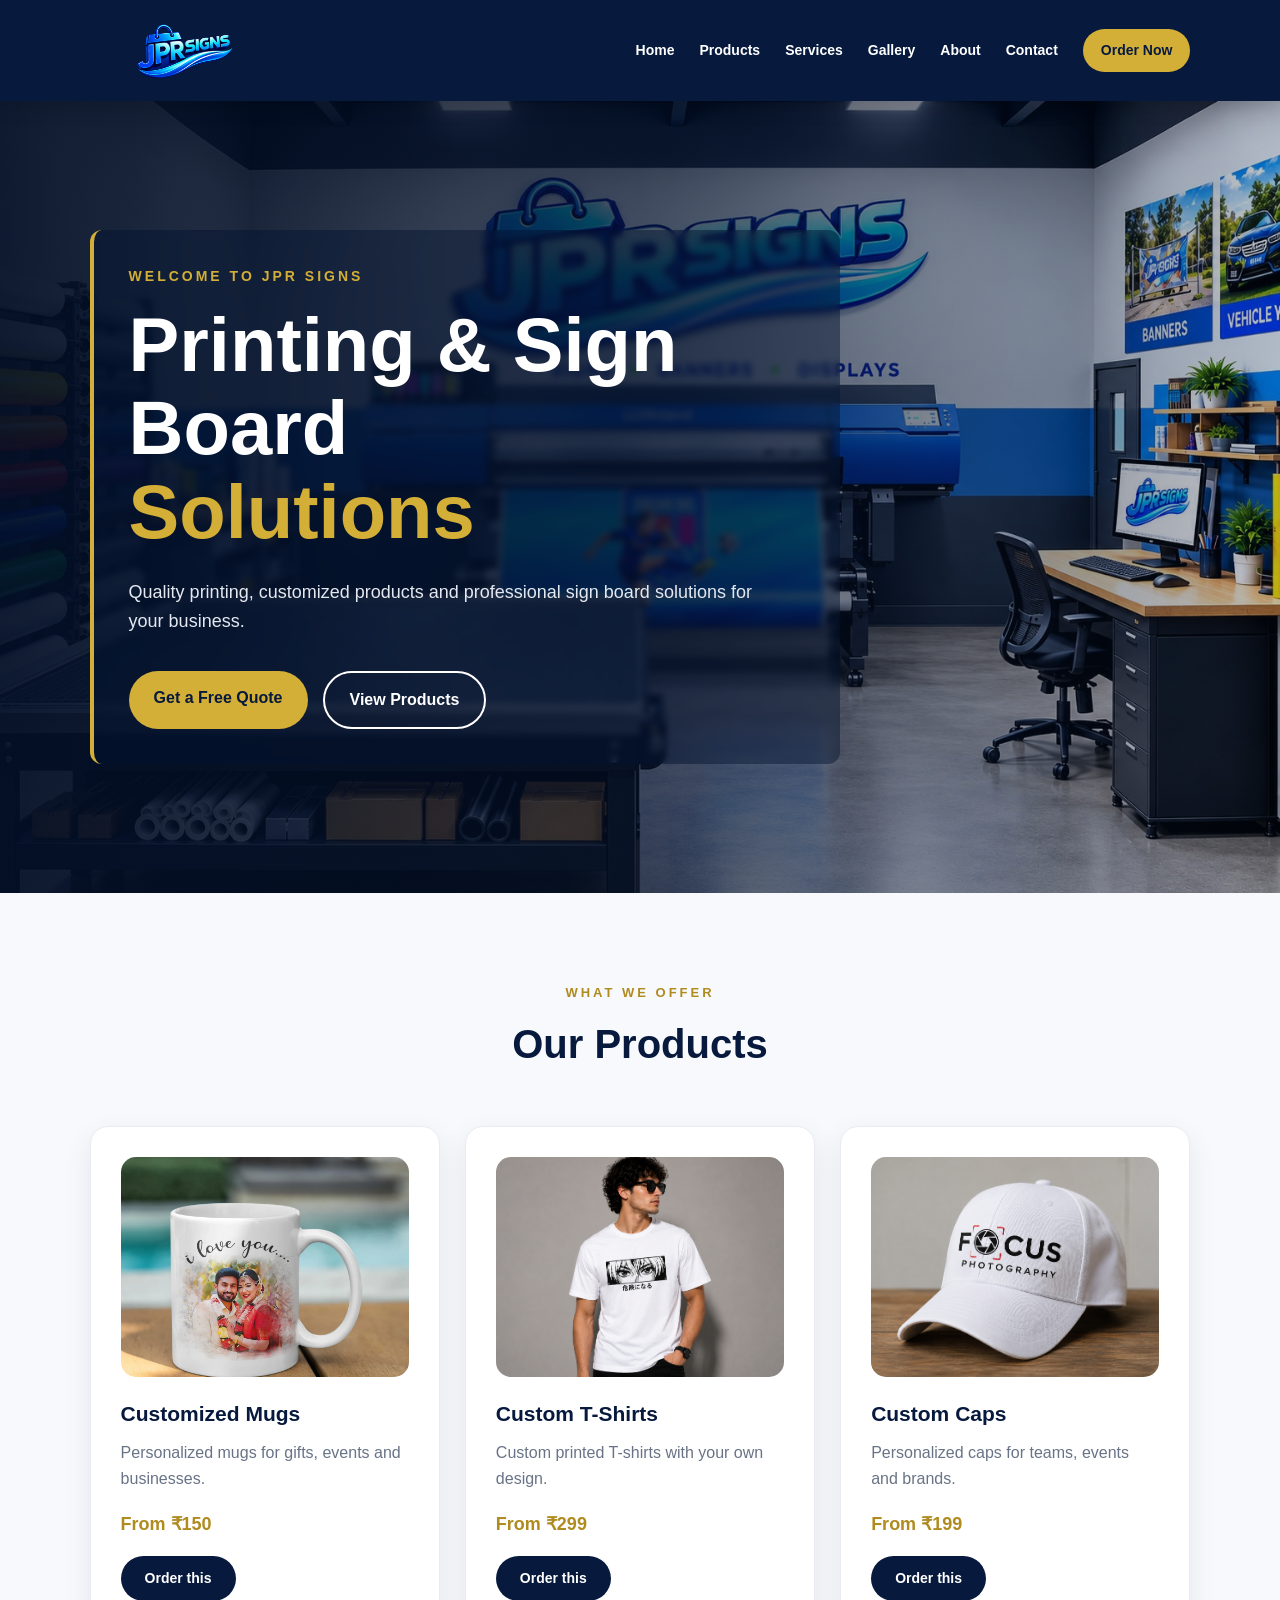
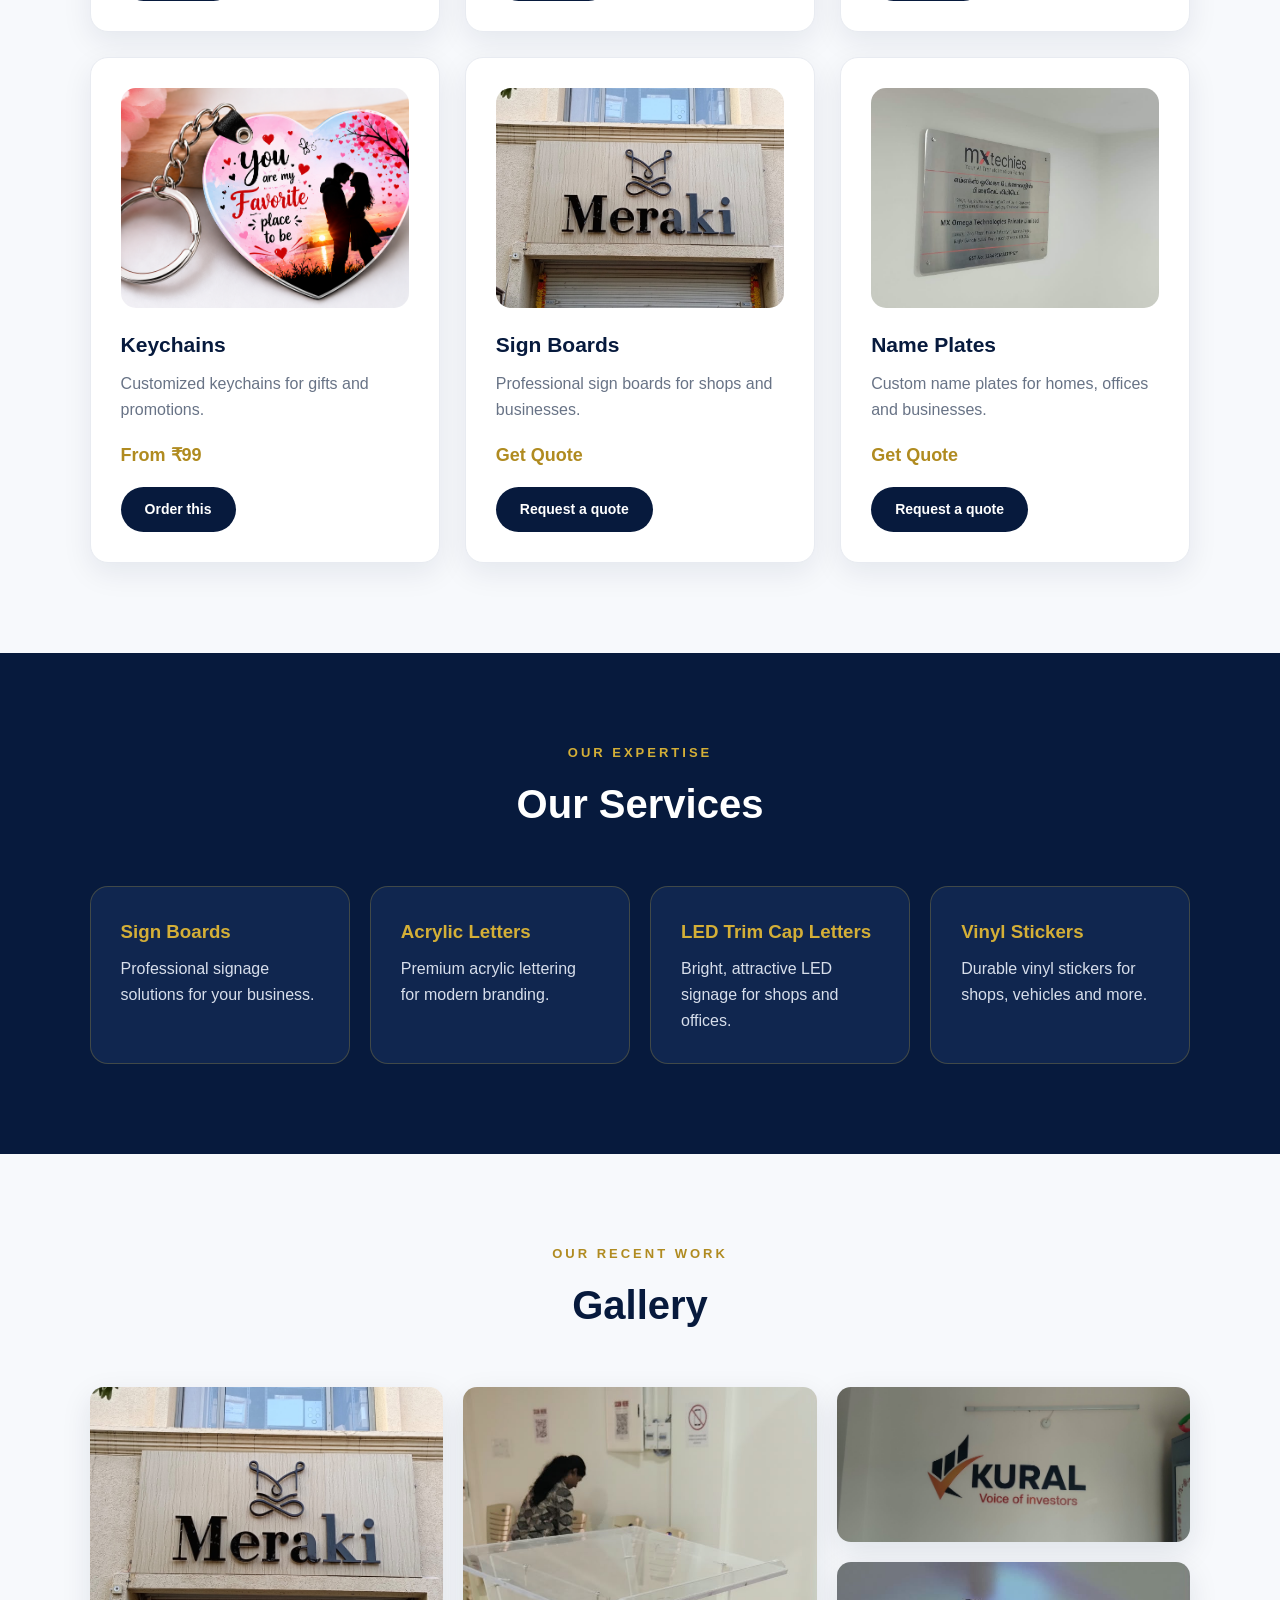
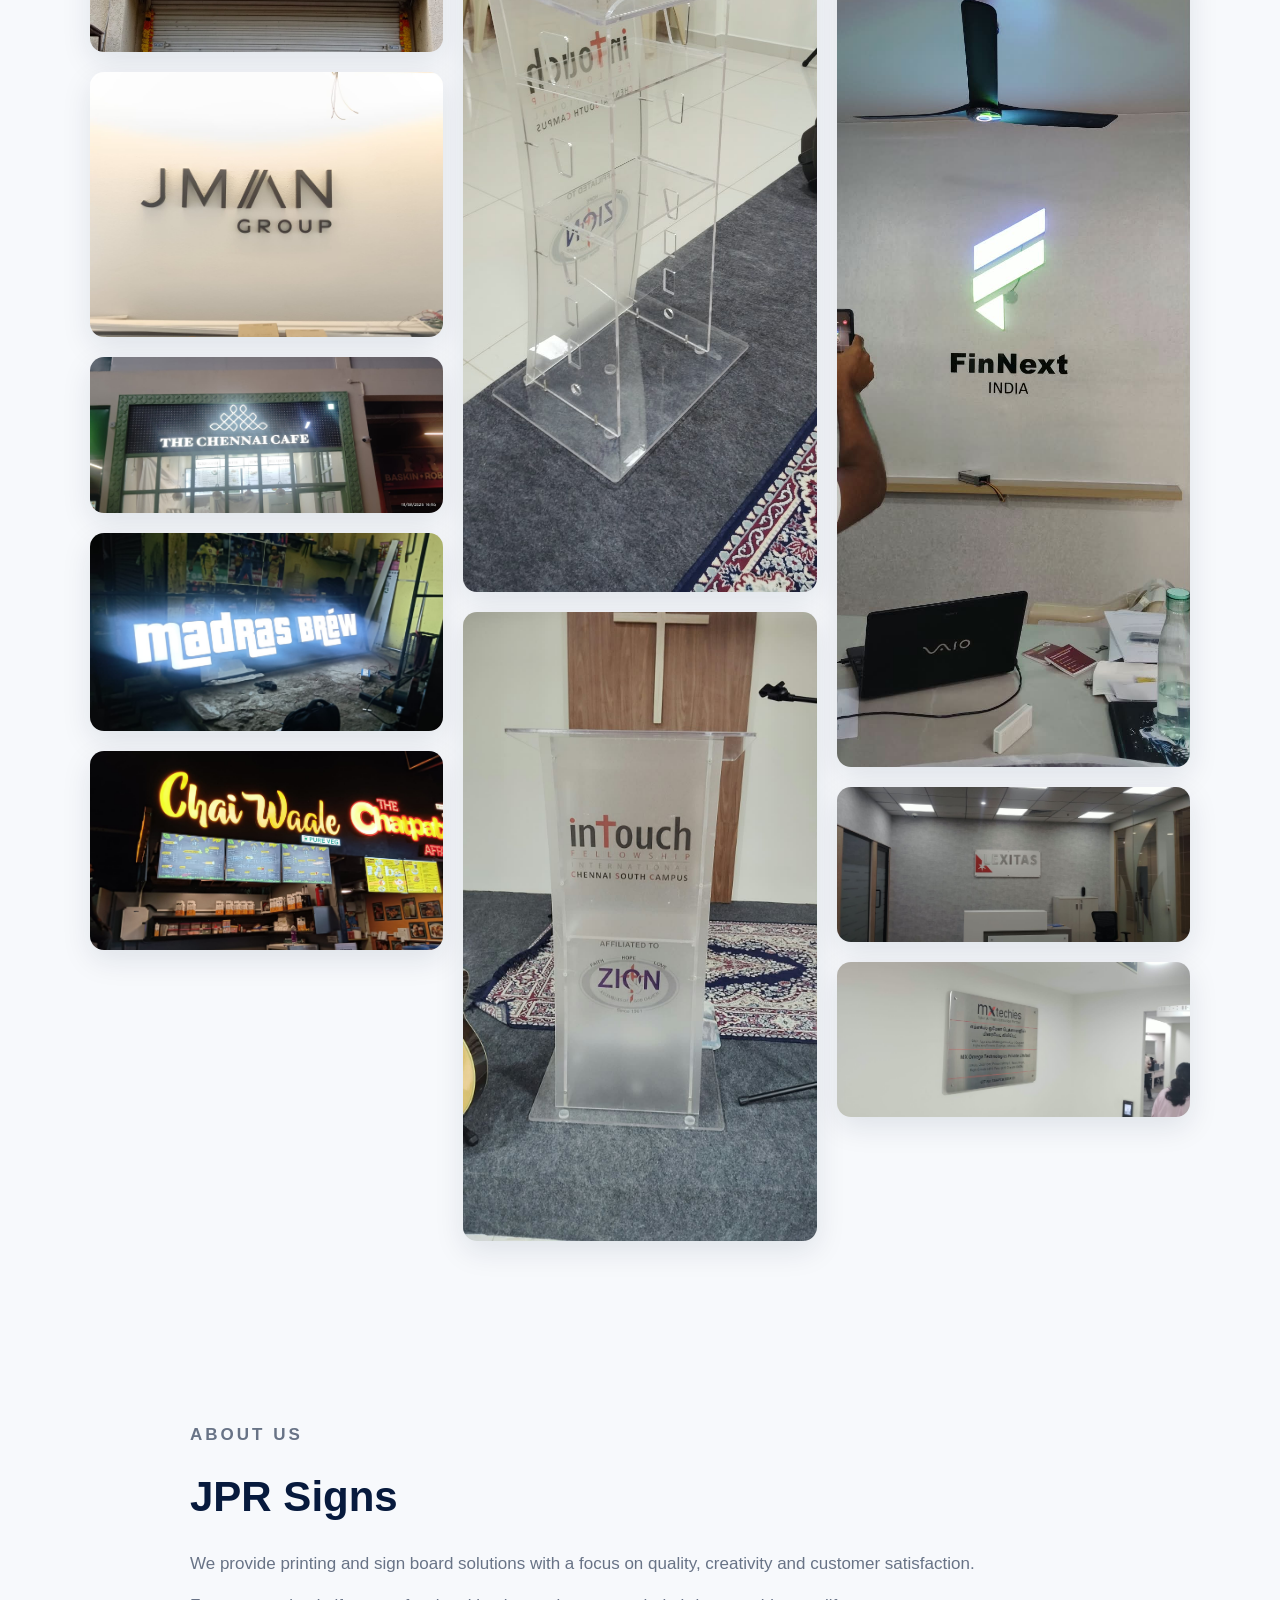
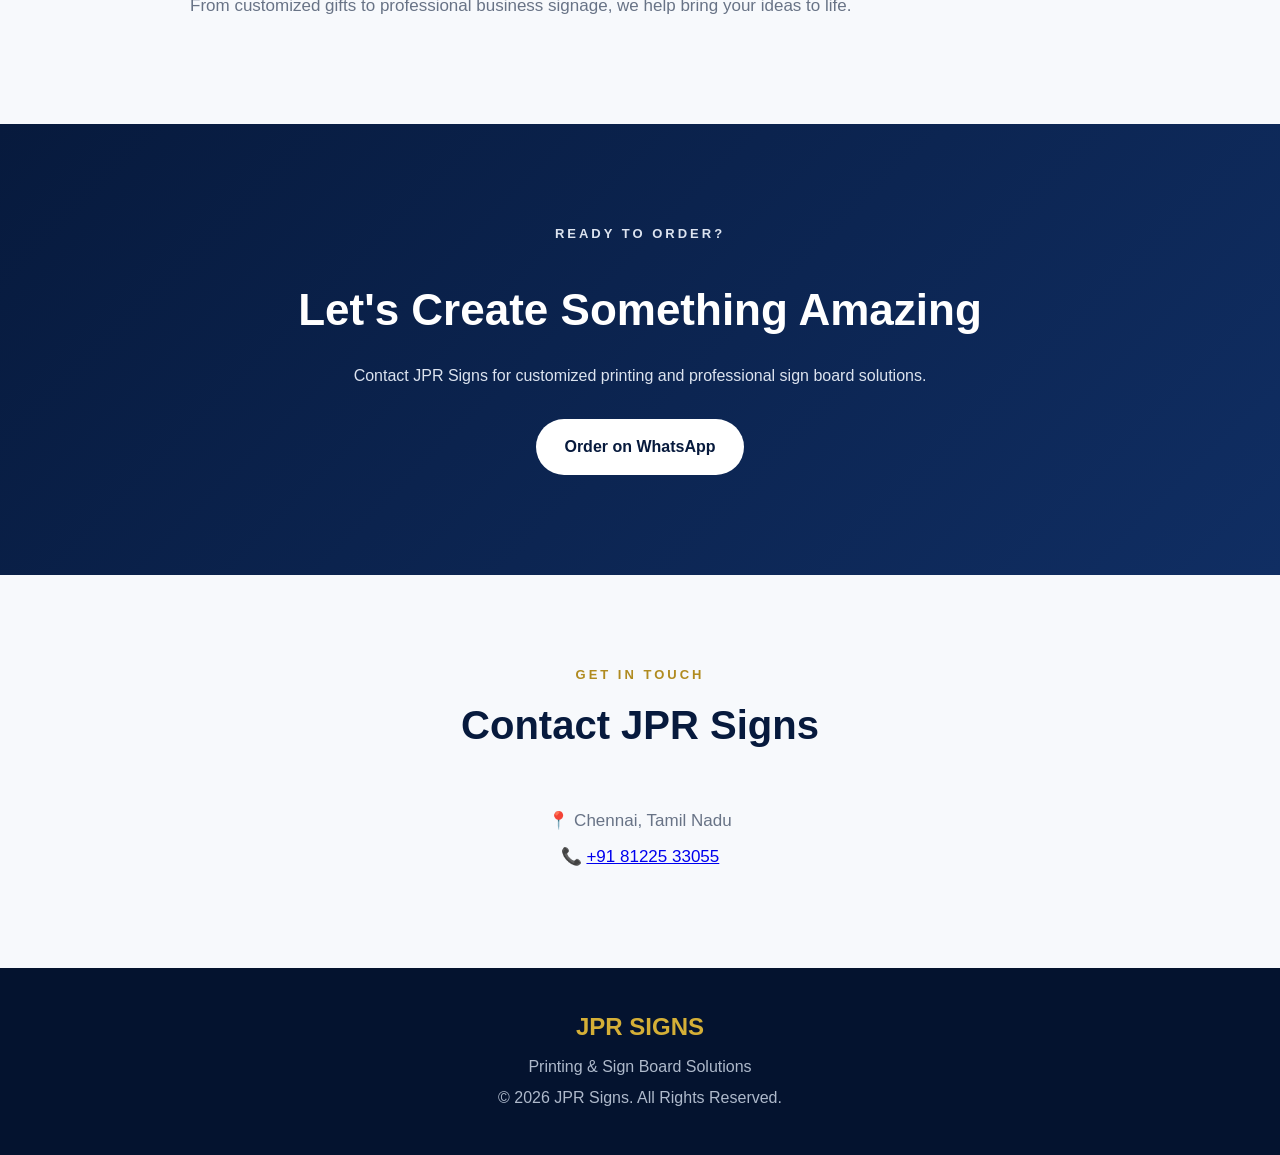
<file: index.html>
<!DOCTYPE html>
<html lang="en">

<head>

    <meta charset="UTF-8">
    <meta name="viewport" content="width=device-width, initial-scale=1.0">

    <title>JPR Signs | Sign Boards, Mug &amp; T-Shirt Printing in Chennai</title>

    <meta name="description"
        content="JPR Signs, Chennai - sign boards, acrylic and LED letters, custom mugs, T-shirts, caps and keychains. Order on WhatsApp.">

    <link rel="icon" href="images/jpr-logo.png">

    <!-- Link preview when shared on WhatsApp -->
    <meta property="og:title" content="JPR Signs | Printing &amp; Sign Board Solutions, Chennai">
    <meta property="og:description"
        content="Sign boards, LED letters, custom mugs, T-shirts, caps and keychains.">
    <meta property="og:type" content="website">
    <meta property="og:image" content="https://jprjose.github.io/jpr-signs-store/images/jpr-logo.png">

    <link rel="stylesheet" href="css/style.css">

</head>


<body>


    <!-- ==============================
         NAVIGATION
    ============================== -->

    <header class="navbar">

        <a href="#home" class="logo">
            <img src="images/jpr-logo.png" alt="JPR Signs">
        </a>

        <nav>
            <a href="#home">Home</a>
            <a href="#products">Products</a>
            <a href="#services">Services</a>
            <a href="#gallery">Gallery</a>
            <a href="#about">About</a>
            <a href="#contact">Contact</a>
            <a href="#order" class="order-btn">Order Now</a>
        </nav>

    </header>


    <!-- ==============================
         HERO SECTION
    ============================== -->

    <section id="home" class="hero">

        <div class="hero-content">

            <p class="hero-small">WELCOME TO JPR SIGNS</p>

            <h1>
                Printing &amp; Sign Board
                <span>Solutions</span>
            </h1>

            <p>
                Quality printing, customized products and professional
                sign board solutions for your business.
            </p>

            <div class="hero-buttons">
                <a href="#order" class="primary-btn">Get a Free Quote</a>
                <a href="#products" class="secondary-btn">View Products</a>
            </div>

        </div>

    </section>


    <!-- ==============================
         PRODUCTS SECTION
    ============================== -->

    <section id="products" class="section">

        <div class="section-title">
            <p>WHAT WE OFFER</p>
            <h2>Our Products</h2>
        </div>

        <div class="products-grid">

            <!-- MUG -->
            <div class="product-card">
                <div class="product-image">
                    <img src="images/products/mug1.png" alt="Customized Mugs" loading="lazy">
                </div>
                <h3>Customized Mugs</h3>
                <p>Personalized mugs for gifts, events and businesses.</p>
                <strong>From ₹150</strong>
                <a href="order.html?product=Customized%20Mugs" class="buy-btn">Order this</a>
            </div>

            <!-- T-SHIRT -->
            <div class="product-card">
                <div class="product-image">
                    <img src="images/products/tshirt1.png" alt="Custom Printed T-Shirts" loading="lazy">
                </div>
                <h3>Custom T-Shirts</h3>
                <p>Custom printed T-shirts with your own design.</p>
                <strong>From ₹299</strong>
                <a href="order.html?product=Custom%20T-Shirts" class="buy-btn">Order this</a>
            </div>

            <!-- CAP -->
            <div class="product-card">
                <div class="product-image">
                    <img src="images/products/cap1.png" alt="Custom Printed Caps" loading="lazy">
                </div>
                <h3>Custom Caps</h3>
                <p>Personalized caps for teams, events and brands.</p>
                <strong>From ₹199</strong>
                <a href="order.html?product=Custom%20Caps" class="buy-btn">Order this</a>
            </div>

            <!-- KEYCHAIN -->
            <div class="product-card">
                <div class="product-image">
                    <img src="images/products/keychain1.png" alt="Custom Keychains" loading="lazy">
                </div>
                <h3>Keychains</h3>
                <p>Customized keychains for gifts and promotions.</p>
                <strong>From ₹99</strong>
                <a href="order.html?product=Keychains" class="buy-btn">Order this</a>
            </div>

            <!-- SIGN BOARD -->
            <div class="product-card">
                <div class="product-image">
                    <img src="images/products/sign4.jpeg" alt="Storefront sign board" loading="lazy">
                </div>
                <h3>Sign Boards</h3>
                <p>Professional sign boards for shops and businesses.</p>
                <strong>Get Quote</strong>
                <a href="order.html?product=Sign%20Boards" class="buy-btn">Request a quote</a>
            </div>

            <!-- NAME PLATE -->
            <div class="product-card">
                <div class="product-image">
                    <img src="images/products/sign13.jpeg" alt="Office name plate" loading="lazy">
                </div>
                <h3>Name Plates</h3>
                <p>Custom name plates for homes, offices and businesses.</p>
                <strong>Get Quote</strong>
                <a href="order.html?product=Name%20Plates" class="buy-btn">Request a quote</a>
            </div>

        </div>

    </section>


    <!-- ==============================
         SERVICES
    ============================== -->

    <section id="services" class="section dark-section">

        <div class="section-title">
            <p>OUR EXPERTISE</p>
            <h2>Our Services</h2>
        </div>

        <div class="services-grid">

            <div class="service-card">
                <h3>Sign Boards</h3>
                <p>Professional signage solutions for your business.</p>
            </div>

            <div class="service-card">
                <h3>Acrylic Letters</h3>
                <p>Premium acrylic lettering for modern branding.</p>
            </div>

            <div class="service-card">
                <h3>LED Trim Cap Letters</h3>
                <p>Bright, attractive LED signage for shops and offices.</p>
            </div>

            <div class="service-card">
                <h3>Vinyl Stickers</h3>
                <p>Durable vinyl stickers for shops, vehicles and more.</p>
            </div>

        </div>

    </section>


    <!-- ==============================
         GALLERY (real job photos)
    ============================== -->

    <section id="gallery" class="section">

        <div class="section-title">
            <p>OUR RECENT WORK</p>
            <h2>Gallery</h2>
        </div>

        <div class="gallery-grid">
            <img src="images/products/sign4.jpeg" alt="Meraki storefront signage" loading="lazy">
            <img src="images/products/sign1.jpeg" alt="JMAN Group 3D wall logo" loading="lazy">
            <img src="images/products/sign3.jpeg" alt="The Chennai Cafe illuminated signage" loading="lazy">
            <img src="images/products/sign14.jpeg" alt="Madras Brew LED trim cap letters" loading="lazy">
            <img src="images/products/sign12.jpeg" alt="Chai Waale LED menu board" loading="lazy">
            <img src="images/products/sign10.jpeg" alt="Acrylic podium" loading="lazy">
            <img src="images/products/sign11.jpeg" alt="Acrylic podium with logo" loading="lazy">
            <img src="images/products/sign8.jpeg" alt="Kural logo wall sign" loading="lazy">
            <img src="images/products/sign7.jpeg" alt="FinNext office logo wall sign" loading="lazy">
            <img src="images/products/sign9.jpeg" alt="Reception logo sign" loading="lazy">
            <img src="images/products/sign13.jpeg" alt="Office wall name plaque" loading="lazy">
        </div>

    </section>


    <!-- ==============================
         ABOUT
    ============================== -->

    <section id="about" class="section">

        <div class="about-content">

            <p class="section-label">ABOUT US</p>

            <h2>JPR Signs</h2>

            <p>
                We provide printing and sign board solutions with a focus
                on quality, creativity and customer satisfaction.
            </p>

            <p>
                From customized gifts to professional business signage,
                we help bring your ideas to life.
            </p>

        </div>

    </section>


    <!-- ==============================
         ORDER SECTION
    ============================== -->

    <section id="order" class="order-section">

        <div class="order-content">

            <p class="section-label">READY TO ORDER?</p>

            <h2>Let's Create Something Amazing</h2>

            <p>
                Contact JPR Signs for customized printing and
                professional sign board solutions.
            </p>

            <a href="https://wa.me/918122533055?text=Hi%20JPR%20Signs%2C%20I%20need%20a%20quote%20for%20"
                class="whatsapp-btn" target="_blank" rel="noopener noreferrer">
                Order on WhatsApp
            </a>

        </div>

    </section>


    <!-- ==============================
         CONTACT
    ============================== -->

    <section id="contact" class="section contact-section">

        <div class="section-title">
            <p>GET IN TOUCH</p>
            <h2>Contact JPR Signs</h2>
        </div>

        <p>📍 Chennai, Tamil Nadu</p>

        <p>📞 <a href="tel:+918122533055">+91 81225 33055</a></p>

    </section>


    <!-- ==============================
         FOOTER
    ============================== -->

    <footer>

        <h3>JPR SIGNS</h3>

        <p>Printing &amp; Sign Board Solutions</p>

        <p>© 2026 JPR Signs. All Rights Reserved.</p>

    </footer>


</body>

</html>
</file>
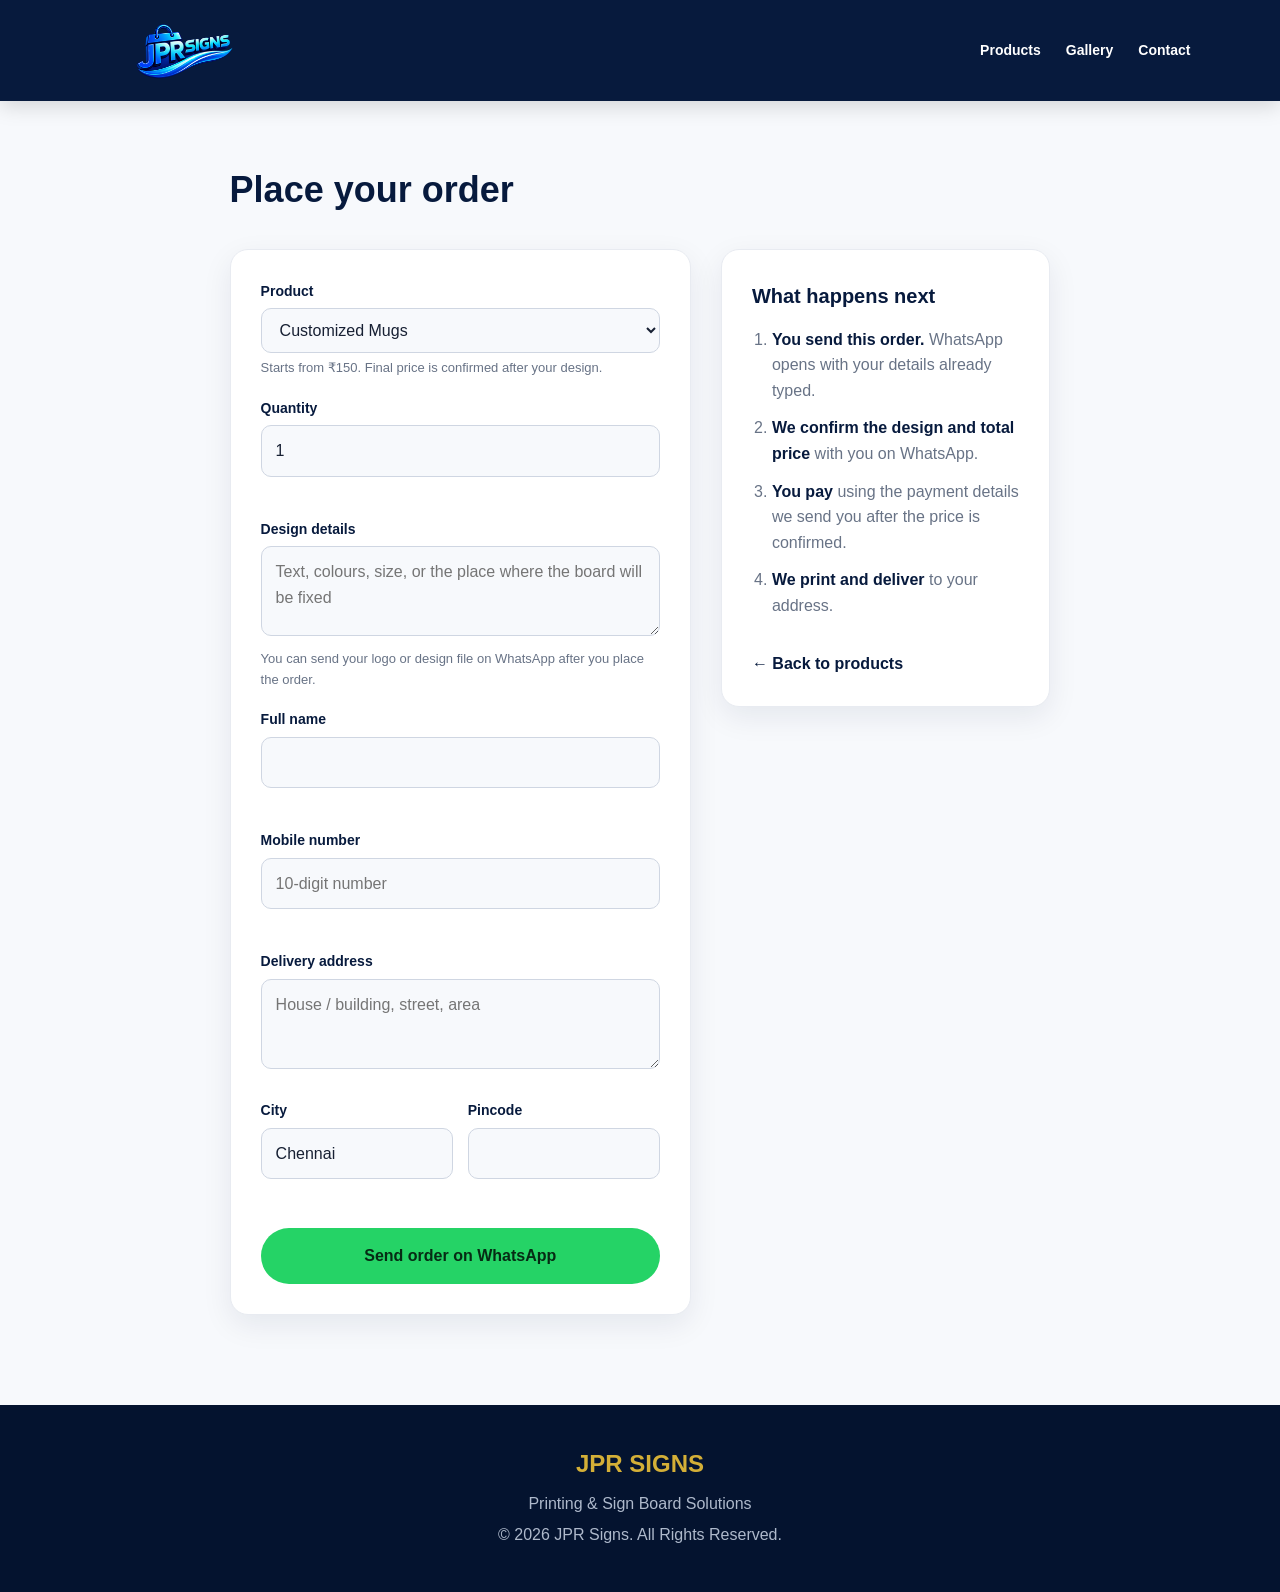
<file: order.html>
<!DOCTYPE html>
<html lang="en">

<head>

    <meta charset="UTF-8">
    <meta name="viewport" content="width=device-width, initial-scale=1.0">

    <title>Place your order | JPR Signs, Chennai</title>

    <meta name="description" content="Order custom printing and sign boards from JPR Signs, Chennai.">

    <link rel="icon" href="images/jpr-logo.png">
    <link rel="stylesheet" href="css/style.css">

    <style>
        .order-page {
            max-width: 1000px;
            margin: auto;
            padding: 60px 7% 90px;
            display: grid;
            grid-template-columns: 1.4fr 1fr;
            gap: 30px;
            align-items: start;
        }

        .order-page h1 {
            grid-column: 1 / -1;
            font-size: 36px;
            color: #071a3d;
        }

        .order-form,
        .order-side {
            background: #ffffff;
            border: 1px solid #e8ebf1;
            border-radius: 18px;
            padding: 30px;
            box-shadow: 0 10px 30px rgba(7, 26, 61, 0.08);
        }

        .order-form label {
            display: block;
            font-weight: 700;
            font-size: 14px;
            color: #071a3d;
            margin: 18px 0 6px;
        }

        .order-form label:first-of-type {
            margin-top: 0;
        }

        .order-form input,
        .order-form select,
        .order-form textarea {
            width: 100%;
            padding: 12px 14px;
            font: inherit;
            color: #172033;
            background: #f7f9fc;
            border: 1px solid #cfd6e2;
            border-radius: 10px;
        }

        .order-form textarea {
            min-height: 90px;
            resize: vertical;
        }

        .order-form input:focus-visible,
        .order-form select:focus-visible,
        .order-form textarea:focus-visible,
        .submit-btn:focus-visible {
            outline: 3px solid #d4af37;
            outline-offset: 2px;
        }

        .row-2 {
            display: grid;
            grid-template-columns: 1fr 1fr;
            gap: 15px;
        }

        .field-error {
            color: #b3261e;
            font-size: 13px;
            margin-top: 5px;
            min-height: 18px;
        }

        .hint {
            color: #687386;
            font-size: 13px;
            margin-top: 5px;
        }

        .submit-btn {
            width: 100%;
            margin-top: 26px;
            padding: 15px;
            border: 0;
            border-radius: 30px;
            background: #25d366;
            color: #062b14;
            font: inherit;
            font-weight: 800;
            font-size: 16px;
            cursor: pointer;
            transition: 0.3s;
        }

        .submit-btn:hover {
            background: #1fb855;
        }

        .order-side h2 {
            font-size: 20px;
            color: #071a3d;
            margin-bottom: 15px;
        }

        .order-side ol {
            padding-left: 20px;
            color: #687386;
        }

        .order-side li {
            margin-bottom: 12px;
        }

        .order-side li strong {
            color: #071a3d;
        }

        .back-link {
            display: inline-block;
            margin-top: 20px;
            color: #071a3d;
            font-weight: 700;
            text-decoration: none;
        }

        .back-link:hover {
            color: #b08b20;
        }

        @media (max-width: 800px) {
            .order-page {
                grid-template-columns: 1fr;
                padding: 40px 5% 70px;
            }

            .row-2 {
                grid-template-columns: 1fr;
            }
        }
    </style>

</head>


<body>

    <header class="navbar">

        <a href="index.html" class="logo">
            <img src="images/jpr-logo.png" alt="JPR Signs">
        </a>

        <nav>
            <a href="index.html#products">Products</a>
            <a href="index.html#gallery">Gallery</a>
            <a href="index.html#contact">Contact</a>
        </nav>

    </header>


    <main class="order-page">

        <h1>Place your order</h1>

        <form class="order-form" id="orderForm" novalidate>

            <label for="product">Product</label>
            <select id="product" required>
                <option>Customized Mugs</option>
                <option>Custom T-Shirts</option>
                <option>Custom Caps</option>
                <option>Keychains</option>
                <option>Sign Boards</option>
                <option>Name Plates</option>
            </select>
            <p class="hint" id="priceHint"></p>

            <label for="qty">Quantity</label>
            <input id="qty" type="number" min="1" value="1" required>
            <p class="field-error" id="qtyErr"></p>

            <label for="details">Design details</label>
            <textarea id="details"
                placeholder="Text, colours, size, or the place where the board will be fixed"></textarea>
            <p class="hint">You can send your logo or design file on WhatsApp after you place the order.</p>

            <label for="name">Full name</label>
            <input id="name" type="text" autocomplete="name" required>
            <p class="field-error" id="nameErr"></p>

            <label for="phone">Mobile number</label>
            <input id="phone" type="tel" inputmode="numeric" autocomplete="tel-national" maxlength="10"
                placeholder="10-digit number" required>
            <p class="field-error" id="phoneErr"></p>

            <label for="address">Delivery address</label>
            <textarea id="address" autocomplete="street-address"
                placeholder="House / building, street, area" required></textarea>
            <p class="field-error" id="addressErr"></p>

            <div class="row-2">
                <div>
                    <label for="city">City</label>
                    <input id="city" type="text" autocomplete="address-level2" value="Chennai" required>
                    <p class="field-error" id="cityErr"></p>
                </div>
                <div>
                    <label for="pin">Pincode</label>
                    <input id="pin" type="text" inputmode="numeric" autocomplete="postal-code" maxlength="6"
                        required>
                    <p class="field-error" id="pinErr"></p>
                </div>
            </div>

            <button type="submit" class="submit-btn">Send order on WhatsApp</button>

        </form>


        <aside class="order-side">

            <h2>What happens next</h2>

            <ol>
                <li><strong>You send this order.</strong> WhatsApp opens with your details already typed.</li>
                <li><strong>We confirm the design and total price</strong> with you on WhatsApp.</li>
                <li><strong>You pay</strong> using the payment details we send you after the price is confirmed.</li>
                <li><strong>We print and deliver</strong> to your address.</li>
            </ol>

            <a href="index.html#products" class="back-link">← Back to products</a>

        </aside>

    </main>


    <footer>
        <h3>JPR SIGNS</h3>
        <p>Printing &amp; Sign Board Solutions</p>
        <p>© 2026 JPR Signs. All Rights Reserved.</p>
    </footer>


    <script>
        // WhatsApp number (country code + number, no + or spaces)
        var WHATSAPP = "918122533055";

        var PRICE_HINTS = {
            "Customized Mugs": "Starts from ₹150. Final price is confirmed after your design.",
            "Custom T-Shirts": "Starts from ₹299. Final price is confirmed after your design.",
            "Custom Caps": "Starts from ₹199. Final price is confirmed after your design.",
            "Keychains": "Starts from ₹99. Final price is confirmed after your design.",
            "Sign Boards": "Price depends on size and type. We will send you a quote.",
            "Name Plates": "Price depends on size and material. We will send you a quote."
        };

        var $ = function (id) { return document.getElementById(id); };

        function updateHint() {
            $("priceHint").textContent = PRICE_HINTS[$("product").value] || "";
        }

        // Preselect the product from the link, e.g. order.html?product=Custom%20Caps
        var wanted = new URLSearchParams(window.location.search).get("product");
        if (wanted && PRICE_HINTS[wanted]) {
            $("product").value = wanted;
        }
        updateHint();
        $("product").addEventListener("change", updateHint);

        function setError(id, msg) {
            $(id).textContent = msg;
            return msg === "";
        }

        $("orderForm").addEventListener("submit", function (e) {
            e.preventDefault();

            var qty = parseInt($("qty").value, 10);
            var name = $("name").value.trim();
            var phone = $("phone").value.trim();
            var address = $("address").value.trim();
            var city = $("city").value.trim();
            var pin = $("pin").value.trim();

            var ok = true;
            ok = setError("qtyErr", qty >= 1 ? "" : "Enter a quantity of 1 or more.") && ok;
            ok = setError("nameErr", name ? "" : "Enter your name.") && ok;
            ok = setError("phoneErr", /^[6-9]\d{9}$/.test(phone) ? "" : "Enter a valid 10-digit mobile number.") && ok;
            ok = setError("addressErr", address ? "" : "Enter your delivery address.") && ok;
            ok = setError("cityErr", city ? "" : "Enter your city.") && ok;
            ok = setError("pinErr", /^\d{6}$/.test(pin) ? "" : "Enter a 6-digit pincode.") && ok;

            if (!ok) { return; }

            var details = $("details").value.trim();

            var lines = [
                "New order request - JPR Signs",
                "",
                "Product: " + $("product").value,
                "Quantity: " + qty,
                "Design details: " + (details || "Will send on WhatsApp"),
                "",
                "Name: " + name,
                "Mobile: " + phone,
                "Address: " + address,
                "City: " + city + " - " + pin
            ];

            var url = "https://wa.me/" + WHATSAPP + "?text=" + encodeURIComponent(lines.join("\n"));
            window.location.href = url;
        });
    </script>

</body>

</html>
</file>
<file: css/style.css>
/* ==============================
   J P R SIGNS - PREMIUM WEBSITE
   ============================== */


/* ==============================
   GLOBAL
   ============================== */

* {
    margin: 0;
    padding: 0;
    box-sizing: border-box;
}

html {
    scroll-behavior: smooth;
}

body {
    font-family: Arial, Helvetica, sans-serif;
    background: #f7f9fc;
    color: #172033;
    line-height: 1.6;
}


/* ==============================
   NAVBAR
   ============================== */

.navbar {
    position: sticky;
    top: 0;
    z-index: 1000;

    width: 100%;

    display: flex;
    align-items: center;
    justify-content: space-between;

    padding: 18px 7%;

    background: #071a3d;

    box-shadow:
        0 5px 20px rgba(0, 0, 0, 0.15);
}


/* LOGO */

.logo {
    width: 190px;
    height: 65px;

    flex-shrink: 0;

    display: flex;
    align-items: center;
}

.logo img {
    width: 190px;
    height: 65px;

    display: block;

    object-fit: contain;
}


/* NAVIGATION LINKS */

.navbar nav {
    display: flex;
    align-items: center;

    gap: 25px;
}

.navbar nav a {
    color: #ffffff;

    text-decoration: none;

    font-size: 14px;
    font-weight: 600;

    transition: 0.3s;
}

.navbar nav a:hover {
    color: #d4af37;
}


/* ORDER BUTTON */

.order-btn {
    background: #d4af37;

    color: #071a3d !important;

    padding: 10px 18px;

    border-radius: 25px;

    font-weight: 700 !important;
}

.order-btn:hover {
    background: #ffffff;
}


/* ==============================
   HERO
   ============================== */

.hero {
    min-height: 88vh;

    display: flex;
    align-items: center;

    padding: 90px 7%;

    background:
        linear-gradient(
            90deg,
            rgba(3, 15, 38, 0.95),
            rgba(3, 15, 38, 0.72),
            rgba(3, 15, 38, 0.25)
        ),
        url("../images/hero-banner.jpg");

    background-size: cover;
    background-position: center;
    background-repeat: no-repeat;

    color: #ffffff;
}


/* HERO CONTENT */

.hero-content {
    max-width: 750px;

    padding: 35px;

    background: rgba(4, 18, 48, 0.45);

    border-left: 4px solid #d4af37;

    border-radius: 12px;

    backdrop-filter: blur(3px);
}


/* SMALL HERO TITLE */

.hero-small {
    color: #d4af37;

    font-size: 14px;

    font-weight: 700;

    letter-spacing: 3px;

    margin-bottom: 15px;
}


/* HERO MAIN TITLE */

.hero h1 {
    font-size: clamp(42px, 6vw, 76px);

    line-height: 1.1;

    margin-bottom: 25px;
}

.hero h1 span {
    display: block;

    color: #d4af37;
}


/* HERO DESCRIPTION */

.hero p:not(.hero-small) {
    max-width: 650px;

    font-size: 18px;

    color: #e4e8f0;

    margin-bottom: 35px;
}


/* HERO BUTTONS */

.hero-buttons {
    display: flex;

    gap: 15px;

    flex-wrap: wrap;
}

.primary-btn,
.secondary-btn {
    display: inline-block;

    padding: 14px 25px;

    border-radius: 30px;

    text-decoration: none;

    font-weight: 700;

    transition: 0.3s;
}


/* PRIMARY BUTTON */

.primary-btn {
    background: #d4af37;

    color: #071a3d;
}

.primary-btn:hover {
    transform: translateY(-3px);

    background: #ffffff;
}


/* SECONDARY BUTTON */

.secondary-btn {
    border: 2px solid #ffffff;

    color: #ffffff;
}

.secondary-btn:hover {
    background: #ffffff;

    color: #071a3d;
}


/* ==============================
   GENERAL SECTIONS
   ============================== */

.section {
    padding: 90px 7%;
}


/* SECTION TITLE */

.section-title {
    text-align: center;

    margin-bottom: 50px;
}

.section-title p,
.section-label {
    color: #b08b20;

    font-size: 13px;

    font-weight: 800;

    letter-spacing: 3px;

    margin-bottom: 8px;
}

.section-title h2 {
    font-size: 40px;

    color: #071a3d;
}


/* ==============================
   PRODUCTS
   ============================== */

.products-grid {
    display: grid;

    grid-template-columns:
        repeat(3, 1fr);

    gap: 25px;

    max-width: 1200px;

    margin: auto;
}


/* PRODUCT CARD */

.product-card {
    background: #ffffff;

    padding: 30px;

    border-radius: 18px;

    border: 1px solid #e8ebf1;

    box-shadow:
        0 10px 30px rgba(7, 26, 61, 0.08);

    transition: all 0.3s ease;

    position: relative;

    overflow: hidden;
}


/* GOLD TOP LINE */

.product-card::before {
    content: "";

    position: absolute;

    top: 0;
    left: 0;

    width: 100%;
    height: 4px;

    background: #d4af37;

    transform: scaleX(0);

    transform-origin: left;

    transition: 0.3s;
}


/* PRODUCT HOVER */

.product-card:hover {
    transform: translateY(-8px);

    box-shadow:
        0 18px 40px rgba(7, 26, 61, 0.15);
}

.product-card:hover::before {
    transform: scaleX(1);
}


/* OLD PRODUCT ICON */

.product-icon {
    width: 65px;
    height: 65px;

    display: flex;

    align-items: center;
    justify-content: center;

    background: #f6efd3;

    border-radius: 15px;

    font-size: 30px;

    margin-bottom: 20px;
}


/* PRODUCT IMAGE */

.product-image {
    width: 100%;

    height: 220px;

    margin-bottom: 20px;

    border-radius: 15px;

    overflow: hidden;

    background: #f7f9fc;
}

.product-image img {
    width: 100%;

    height: 100%;

    object-fit: cover;

    display: block;

    transition: transform 0.4s ease;
}


/* IMAGE HOVER */

.product-card:hover .product-image img {
    transform: scale(1.05);
}


/* PRODUCT TITLE */

.product-card h3 {
    color: #071a3d;

    font-size: 21px;

    margin-bottom: 10px;
}


/* PRODUCT DESCRIPTION */

.product-card p {
    color: #687386;

    margin-bottom: 18px;
}


/* PRODUCT PRICE */

.product-card strong {
    color: #b08b20;

    font-size: 18px;
}


/* ==============================
   SERVICES
   ============================== */

.dark-section {
    background: #071a3d;
}

.dark-section .section-title h2 {
    color: #ffffff;
}

.dark-section .section-title p {
    color: #d4af37;
}


/* SERVICES GRID */

.services-grid {
    display: grid;

    grid-template-columns:
        repeat(4, 1fr);

    gap: 20px;

    max-width: 1200px;

    margin: auto;
}


/* SERVICE CARD */

.service-card {
    padding: 30px;

    border-radius: 18px;

    background: #10264f;

    border: 1px solid
        rgba(212, 175, 55, 0.25);

    transition: 0.3s;
}

.service-card:hover {
    transform: translateY(-6px);

    border-color: #d4af37;
}

.service-card h3 {
    color: #d4af37;

    margin-bottom: 10px;
}

.service-card p {
    color: #d7deeb;
}


/* ==============================
   ABOUT
   ============================== */

.about-content {
    max-width: 900px;

    margin: auto;
}

.about-content h2 {
    font-size: 42px;

    color: #071a3d;

    margin-bottom: 20px;
}

.about-content p {
    color: #687386;

    font-size: 17px;

    margin-bottom: 15px;
}


/* ==============================
   GALLERY
   ============================== */

#gallery {
    background: #f7f9fc;
}

.gallery-grid {
    max-width: 1200px;
    margin: auto;
    columns: 3 260px;
    column-gap: 20px;
}

.gallery-grid img {
    width: 100%;
    display: block;
    margin-bottom: 20px;
    border-radius: 14px;
    break-inside: avoid;
    box-shadow: 0 10px 30px rgba(7, 26, 61, 0.1);
}

/* ==============================
   ORDER SECTION
   ============================== */

.order-section {
    padding: 100px 7%;

    background:
        linear-gradient(
            135deg,
            #071a3d,
            #102e63
        );

    text-align: center;

    color: #ffffff;
}


/* ORDER CONTENT */

.order-content {
    max-width: 750px;

    margin: auto;
}

.order-content h2 {
    font-size: 44px;

    margin-bottom: 18px;
}

.order-content p {
    color: #dce3ef;

    margin-bottom: 30px;
}


/* WHATSAPP BUTTON */

.whatsapp-btn {
    display: inline-block;

    background: #ffffff;

    color: #071a3d;

    padding: 15px 28px;

    border-radius: 30px;

    text-decoration: none;

    font-weight: 800;

    transition: 0.3s;
}

.whatsapp-btn:hover {
    background: #d4af37;

    transform: translateY(-3px);
}


/* ==============================
   CONTACT
   ============================== */

.contact-section {
    text-align: center;
}

.contact-section > p {
    margin: 8px;

    color: #687386;

    font-size: 17px;
}


/* ==============================
   FOOTER
   ============================== */

footer {
    padding: 40px 7%;

    background: #04132f;

    text-align: center;

    color: #ffffff;
}

footer h3 {
    color: #d4af37;

    font-size: 24px;

    margin-bottom: 8px;
}

footer p {
    color: #aeb9cb;

    margin: 5px;
}


/* ==============================
   RESPONSIVE DESIGN
   ============================== */


/* TABLET */

@media (max-width: 900px) {

    .navbar {
        flex-direction: column;

        gap: 15px;
    }

    .navbar nav {
        flex-wrap: wrap;

        justify-content: center;

        gap: 15px;
    }

    .products-grid {
        grid-template-columns:
            repeat(2, 1fr);
    }

    .services-grid {
        grid-template-columns:
            repeat(2, 1fr);
    }

    .hero {
        min-height: 75vh;
    }

}


/* MOBILE */

@media (max-width: 600px) {

    .navbar {
        padding: 15px 5%;
    }

    .navbar nav a {
        font-size: 13px;
    }

    .hero {
        padding: 70px 5%;
    }

    .hero-content {
        padding: 25px;
    }

    .hero h1 {
        font-size: 44px;
    }

    .section {
        padding: 70px 5%;
    }

    .section-title h2 {
        font-size: 34px;
    }

    .products-grid,
    .services-grid {
        grid-template-columns: 1fr;
    }

    .product-image {
        height: 240px;
    }

    .order-content h2 {
        font-size: 34px;
    }

}
/* BUY BUTTON */
.product-card {
    display: flex;
    flex-direction: column;
}

.product-card strong {
    display: block;
    margin-bottom: 18px;
}

.buy-btn {
    margin-top: auto;
    align-self: flex-start;
    display: inline-block;
    padding: 11px 24px;
    border-radius: 25px;
    background: #071a3d;
    color: #ffffff;
    text-decoration: none;
    font-weight: 700;
    font-size: 14px;
    transition: 0.3s;
}

.buy-btn:hover {
    background: #d4af37;
    color: #071a3d;
}
</file>
